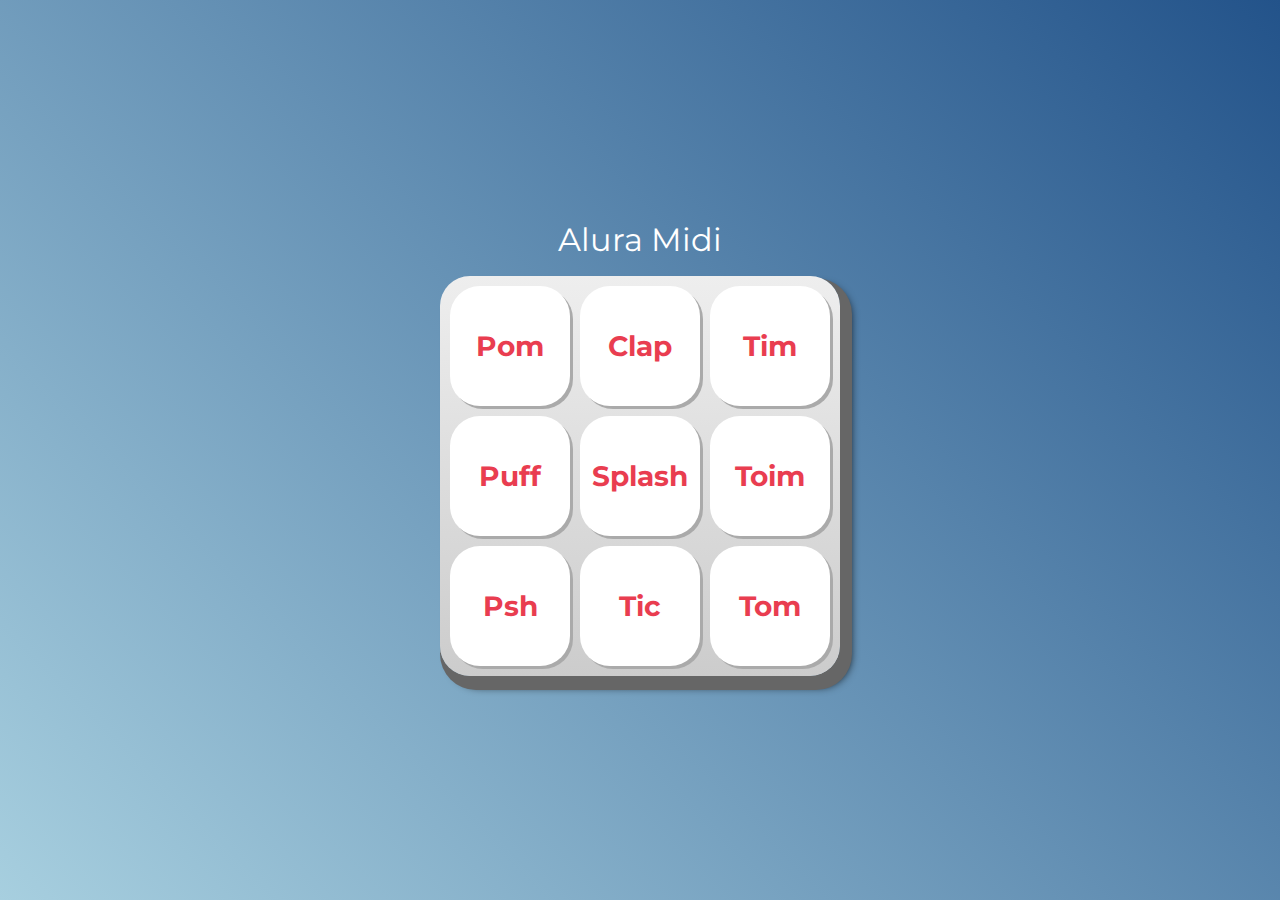
<file: index.html>
<!DOCTYPE html>
<html lang="pt-BR">
<head>
    <meta charset="UTF-8">
    <meta http-equiv="X-UA-Compatible" content="IE=edge">
    <meta name="viewport" content="width=device-width, initial-scale=1.0">

    <title>Alura MIDI</title>

    <link rel="preconnect" href="https://fonts.googleapis.com">
    <link rel="preconnect" href="https://fonts.gstatic.com" crossorigin>
    <link href="https://fonts.googleapis.com/css2?family=Montserrat:wght@500;600&display=swap" rel="stylesheet">

    <link rel="icon" type="image/png" href="images/bateria.png">
    <link rel="stylesheet" href="css/reset.css">
    <link rel="stylesheet" href="css/estilos.css">

    <script src="main.js"></script>

</head>
<body>

    <h1>Alura Midi</h1>

    <section class="teclado">
        <button class="tecla tecla_pom">Pom</button>
        <button class="tecla tecla_clap">Clap</button>
        <button class="tecla tecla_tim">Tim</button>

        <button class="tecla tecla_puff">Puff</button>
        <button class="tecla tecla_splash">Splash</button>
        <button class="tecla tecla_toim">Toim</button>

        <button class="tecla tecla_psh">Psh</button>
        <button class="tecla tecla_tic">Tic</button>
        <button class="tecla tecla_tom">Tom</button>
    </section>

    <audio src="sounds/keyq.wav" id="som_tecla_pom"></audio>
    <audio src="sounds/keyw.wav" id="som_tecla_clap"></audio>
    <audio src="sounds/keye.wav" id="som_tecla_tim"></audio>
    <audio src="sounds/keya.wav" id="som_tecla_puff"></audio>
    <audio src="sounds/keys.wav" id="som_tecla_splash"></audio>
    <audio src="sounds/keyd.wav" id="som_tecla_toim"></audio>
    <audio src="sounds/keyz.wav" id="som_tecla_psh"></audio>
    <audio src="sounds/keyx.wav" id="som_tecla_tic"></audio>
    <audio src="sounds/keyc.wav" id="som_tecla_tom"></audio>

</body>
</html>
</file>
<file: css/estilos.css>
:root {
  --cinza: #aaa;
  --vermelha: #e93d50;
  --vermelha-escura: #af303f;
  --branca: #fff;
  --luz: rgb(229, 255, 0);
}

body {
  align-items: center;
  background: linear-gradient(45deg, #a7cfdf 0%,#23538a 100%);
  display: flex;
  justify-content: center;
  flex-direction: column;
  font-family: 'Montserrat', sans-serif;
  min-height: 100vh;
}

h1 {
  color: var(--branca);
  margin-bottom: 20px;
  font-size: 2rem;
}

.teclado {
  background: linear-gradient(to bottom, #eeeeee 0%,#cccccc 100%);
  box-shadow: 6px 8px 0 6px #666, 10px 10px 10px #000;
  border-radius: 30px;
  display: grid;
  gap: 10px;
  grid-template-columns: repeat(3, 1fr);
  padding: 10px;
}

.tecla {
  background-color: var(--branca);
  border-radius: 30px;
  box-shadow: 3px 3px 0 var(--cinza);
  color: var(--vermelha);
  cursor: pointer;
  height: 120px;
  font-size: 1.75em;
  font-weight: bold;
  line-height: 120px;
  text-align: center;
  width: 120px;
}

.tecla.ativa,
.tecla:active {
  background-color: var(--vermelha);
  border: 4px solid  var(--vermelha);
  box-shadow: 3px 3px 0 var(--vermelha-escura) inset;
  color: var(--branca);
  outline: none;
}

.tecla.focus,
.tecla:focus {
  outline: none;
  box-shadow: 1px 1px 10px var(--luz);
}

.tecla.active:focus,
.tecla:active:focus {
  box-shadow: 3px 3px 0 var(--vermelha-escura) inset, 1px 1px 10px var(--luz);
}
</file>
